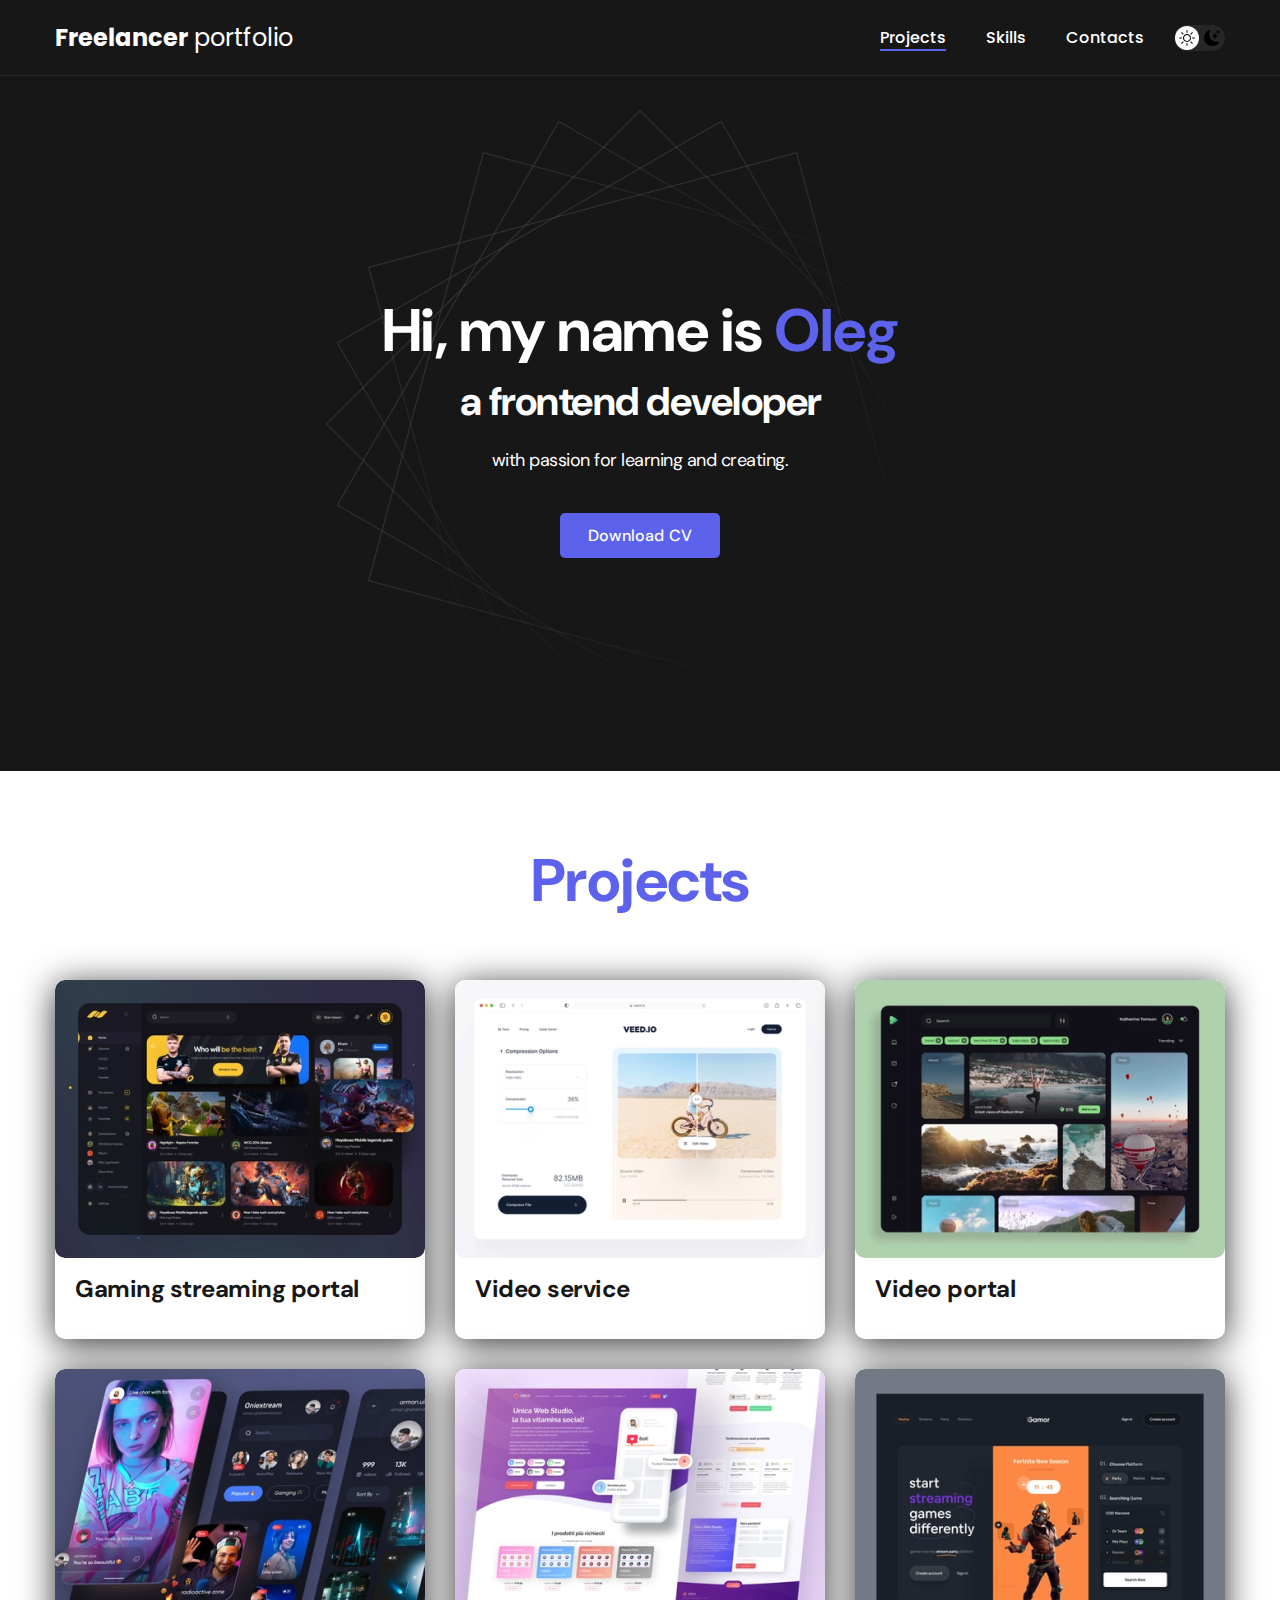
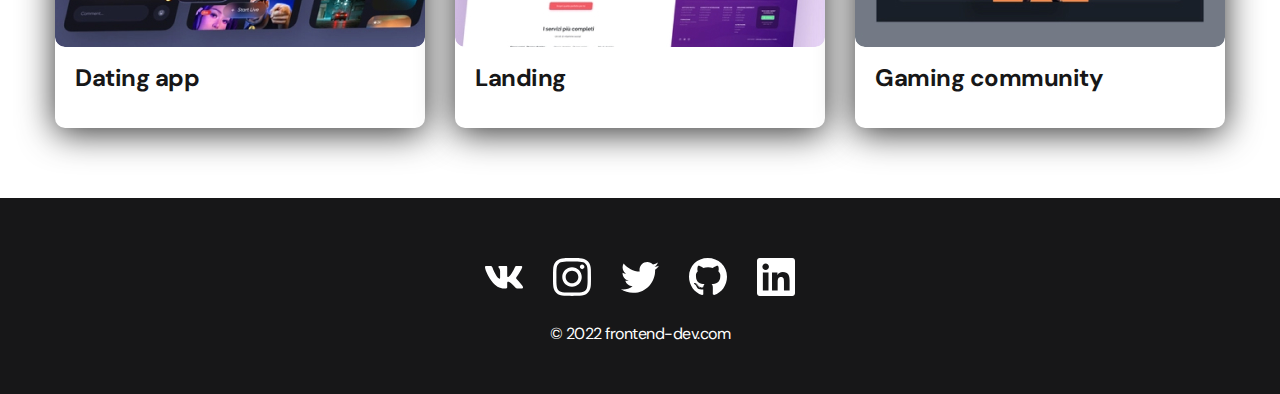
<file: index.html>
<!DOCTYPE html>
<html lang="en">
  <head>
    <meta charset="UTF-8" />
    <meta http-equiv="X-UA-Compatible" content="IE=edge" />
    <meta name="viewport" content="width=device-width, initial-scale=1.0" />
    <title>Freelancer portfolio</title>

    <link rel="stylesheet" href="css/main.css" />
  </head>

  <body>
    <nav class="nav">
      <div class="container">
        <div class="nav-row">
          <a href="index.html" class="logo"><strong>Freelancer</strong> portfolio</a>

          <button class="dark-mode-btn">
            <img src="img/icons/sun.svg" alt="Light mode" class="dark-mode-btn__icon" />
            <img src="img/icons/moon.svg" alt="Dark mode" class="dark-mode-btn__icon" />
          </button>

          <ul class="nav-list">
            <li class="nav-list__item">
              <a href="index.html" class="nav-list__link nav-list__link--active">Projects</a>
            </li>
            <li class="nav-list__item">
              <a href="skils.html" class="nav-list__link">Skills</a>
            </li>
            <li class="nav-list__item">
              <a href="contacts.html" class="nav-list__link">Contacts</a>
            </li>
          </ul>
        </div>
      </div>
    </nav>

    <header class="header">
      <div class="header__wrapper">
        <h1 class="header__title">
          <strong>Hi, my name is <em>Oleg</em></strong
          ><br />
          a frontend developer
        </h1>
        <div class="header__text">
          <p>with passion for learning and creating.</p>
        </div>
        <a href="#!" class="btn">Download CV</a>
      </div>
    </header>

    <main class="section">
      <div class="container">
        <h1 class="title-1">Projects</h1>

        <ul class="projects">
          <a href="project-page.html" class="href">
            <li class="project">
              <img src="img/projects/min/01.jpg" alt="Project img" class="project__img" />
              <h3 class="project__title">Gaming streaming portal</h3>
            </li>
          </a>
          <a href="project-page.html" class="href">
            <li class="project">
              <img src="img/projects/min/02.jpg" alt="Project img" class="project__img" />
              <h3 class="project__title">Video service</h3>
            </li>
          </a>
          <a href="project-page.html" class="href">
            <li class="project">
              <img src="img/projects/min/03.jpg" alt="Project img" class="project__img" />
              <h3 class="project__title">Video portal</h3>
            </li>
          </a>
          <a href="project-page.html" class="href">
            <li class="project">
              <img src="img/projects/min/04.jpg" alt="Project img" class="project__img" />
              <h3 class="project__title">Dating app</h3>
            </li>
          </a>
          <a href="project-page.html" class="href">
            <li class="project">
              <img src="img/projects/min/05.jpg" alt="Project img" class="project__img" />
              <h3 class="project__title">Landing</h3>
            </li>
          </a>
          <a href="project-page.html" class="href">
            <li class="project">
              <img src="img/projects/min/06.jpg" alt="Project img" class="project__img" />
              <h3 class="project__title">Gaming community</h3>
            </li>
          </a>
        </ul>
      </div>
    </main>

    <footer class="footer">
      <div class="container">
        <div class="footer__wrapper">
          <ul class="social">
            <li class="social__item">
              <a href="#!"><img src="img/icons/vk.svg" alt="vk" /></a>
            </li>
            <li class="social__item">
              <a href="#!"><img src="img/icons/instagram.svg" alt="instagram" /></a>
            </li>
            <li class="social__item">
              <a href="#!"><img src="img/icons/twitter.svg" alt="twitter" /></a>
            </li>
            <li class="social__item">
              <a href="#!"><img src="img/icons/gitHub.svg" alt="gitHub" /></a>
            </li>
            <li class="social__item">
              <a href="#!"><img src="img/icons/linkedIn.svg" alt="linkedIn" /></a>
            </li>
          </ul>
          <div class="copyright">
            <p>© 2022 frontend-dev.com</p>
          </div>
        </div>
      </div>
    </footer>
    <script src="js/main.js"></script>
  </body>
</html>
</file>
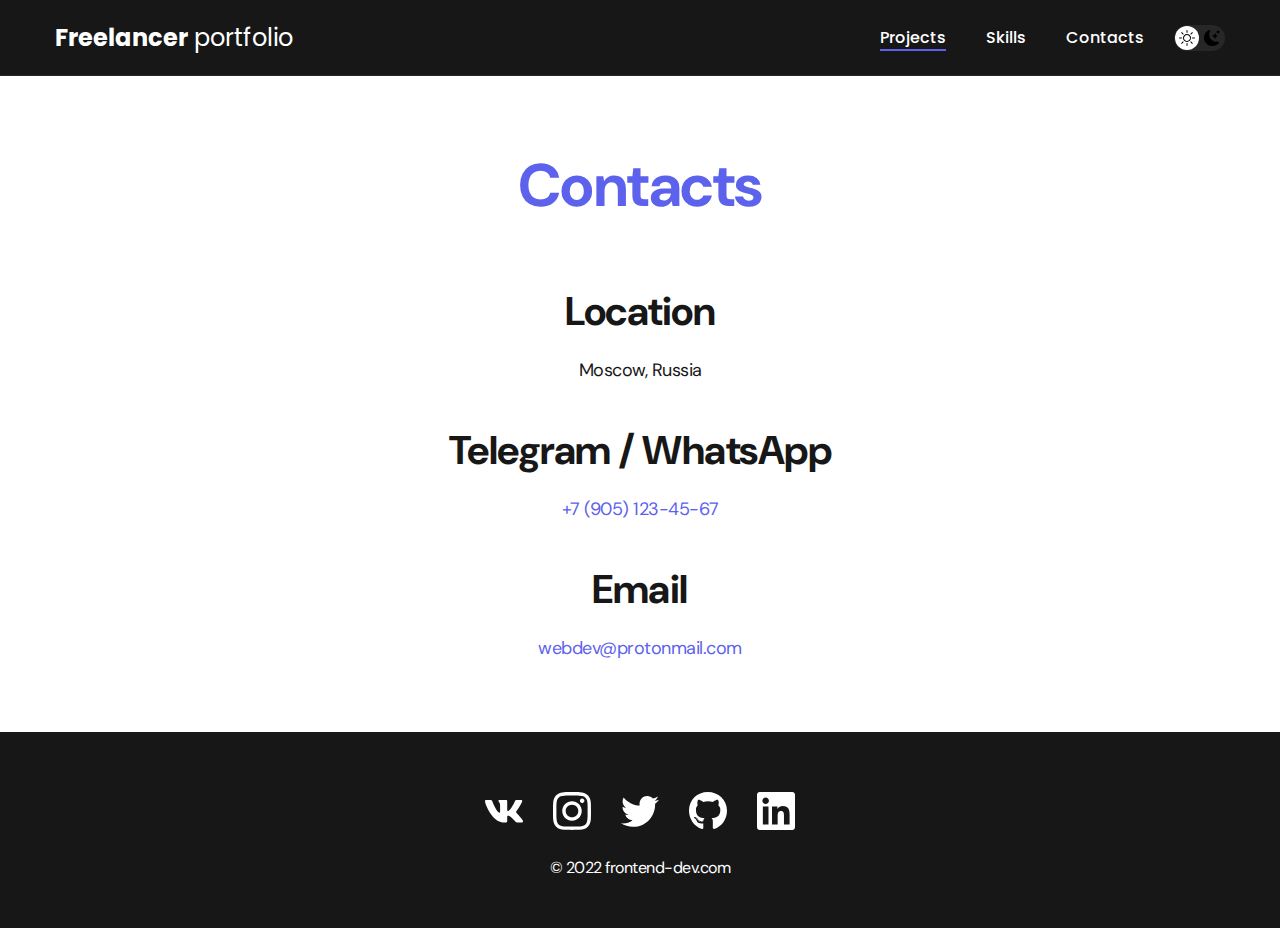
<file: contacts.html>
<!DOCTYPE html>
<html lang="en">
  <head>
    <meta charset="UTF-8" />
    <meta http-equiv="X-UA-Compatible" content="IE=edge" />
    <meta name="viewport" content="width=device-width, initial-scale=1.0" />
    <title>Freelancer portfolio</title>

    <link rel="stylesheet" href="css/main.css" />
  </head>

  <body>
    <nav class="nav">
      <div class="container">
        <div class="nav-row">
          <a href="index.html" class="logo"><strong>Freelancer</strong> portfolio</a>

          <button class="dark-mode-btn">
            <img src="img/icons/sun.svg" alt="Light mode" class="dark-mode-btn__icon" />
            <img src="img/icons/moon.svg" alt="Dark mode" class="dark-mode-btn__icon" />
          </button>

          <ul class="nav-list">
            <li class="nav-list__item">
              <a href="index.html" class="nav-list__link nav-list__link--active">Projects</a>
            </li>
            <li class="nav-list__item">
              <a href="skils.html" class="nav-list__link">Skills</a>
            </li>
            <li class="nav-list__item">
              <a href="contacts.html" class="nav-list__link">Contacts</a>
            </li>
          </ul>
        </div>
      </div>
    </nav>

    <main class="section">
      <div class="container">
        <h1 class="title-1">Contacts</h1>
        <ul class="content-list">
          <li class="content-list__item">
            <h2 class="title-2">Location</h2>
            <p>Moscow, Russia</p>
          </li>
          <li class="content-list__item">
            <h2 class="title-2">Telegram / WhatsApp</h2>
            <p><a href="tel:+7 (905) 123-45-67">+7 (905) 123-45-67</a></p>
          </li>
          <li class="content-list__item">
            <h2 class="title-2">Email</h2>
            <p><a href="mailto:webdev@protonmail.com">webdev@protonmail.com</a></p>
          </li>
        </ul>
      </div>
    </main>

    <footer class="footer">
      <div class="container">
        <div class="footer__wrapper">
          <ul class="social">
            <li class="social__item">
              <a href="#!"><img src="img/icons/vk.svg" alt="vk" /></a>
            </li>
            <li class="social__item">
              <a href="#!"><img src="img/icons/instagram.svg" alt="instagram" /></a>
            </li>
            <li class="social__item">
              <a href="#!"><img src="img/icons/twitter.svg" alt="twitter" /></a>
            </li>
            <li class="social__item">
              <a href="#!"><img src="img/icons/gitHub.svg" alt="gitHub" /></a>
            </li>
            <li class="social__item">
              <a href="#!"><img src="img/icons/linkedIn.svg" alt="linkedIn" /></a>
            </li>
          </ul>
          <div class="copyright">
            <p>© 2022 frontend-dev.com</p>
          </div>
        </div>
      </div>
    </footer>
    <script src="js/main.js"></script>
  </body>
</html>
</file>
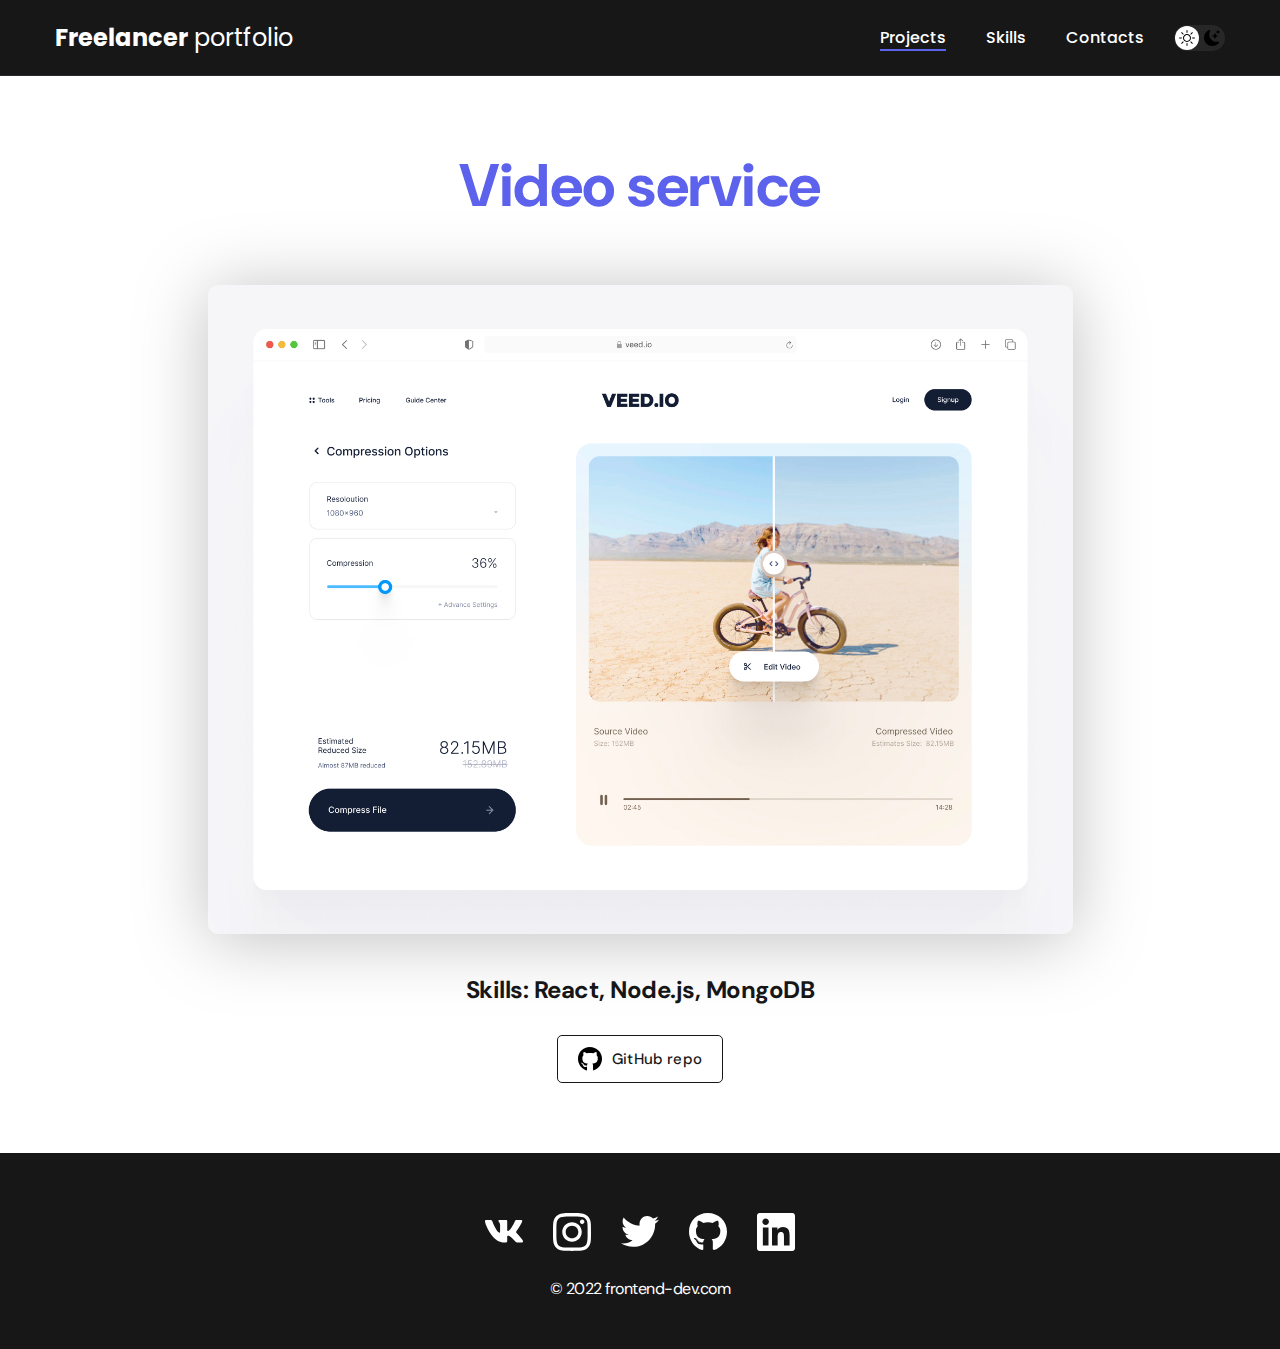
<file: project-page.html>
<!DOCTYPE html>
<html lang="en">
  <head>
    <meta charset="UTF-8" />
    <meta http-equiv="X-UA-Compatible" content="IE=edge" />
    <meta name="viewport" content="width=device-width, initial-scale=1.0" />
    <title>Freelancer portfolio</title>

    <link rel="stylesheet" href="css/main.css" />
  </head>

  <body>
    <nav class="nav">
      <div class="container">
        <div class="nav-row">
          <a href="index.html" class="logo"><strong>Freelancer</strong> portfolio</a>

          <button class="dark-mode-btn">
            <img src="img/icons/sun.svg" alt="Light mode" class="dark-mode-btn__icon" />
            <img src="img/icons/moon.svg" alt="Dark mode" class="dark-mode-btn__icon" />
          </button>

          <ul class="nav-list">
            <li class="nav-list__item">
              <a href="index.html" class="nav-list__link nav-list__link--active">Projects</a>
            </li>
            <li class="nav-list__item">
              <a href="skils.html" class="nav-list__link">Skills</a>
            </li>
            <li class="nav-list__item">
              <a href="contacts.html" class="nav-list__link">Contacts</a>
            </li>
          </ul>
        </div>
      </div>
    </nav>

    <main class="section">
      <div class="container">
        <div class="project-details">
          <h1 class="title-1">Video service</h1>
          <img src="img/projects/big/02-big.jpg" alt="" class="project-details__img" />
          <div class="project-details__desc">
            <p>Skills: React, Node.js, MongoDB</p>
          </div>
          <a href="#!" class="btn-outline">
            <img src="img/icons/gitHub-black.svg" alt="github image" />
            GitHub repo
          </a>
        </div>
      </div>
    </main>

    <footer class="footer">
      <div class="container">
        <div class="footer__wrapper">
          <ul class="social">
            <li class="social__item">
              <a href="#!"><img src="img/icons/vk.svg" alt="vk" /></a>
            </li>
            <li class="social__item">
              <a href="#!"><img src="img/icons/instagram.svg" alt="instagram" /></a>
            </li>
            <li class="social__item">
              <a href="#!"><img src="img/icons/twitter.svg" alt="twitter" /></a>
            </li>
            <li class="social__item">
              <a href="#!"><img src="img/icons/gitHub.svg" alt="gitHub" /></a>
            </li>
            <li class="social__item">
              <a href="#!"><img src="img/icons/linkedIn.svg" alt="linkedIn" /></a>
            </li>
          </ul>
          <div class="copyright">
            <p>© 2022 frontend-dev.com</p>
          </div>
        </div>
      </div>
    </footer>
    <script src="js/main.js"></script>
  </body>
</html>
</file>
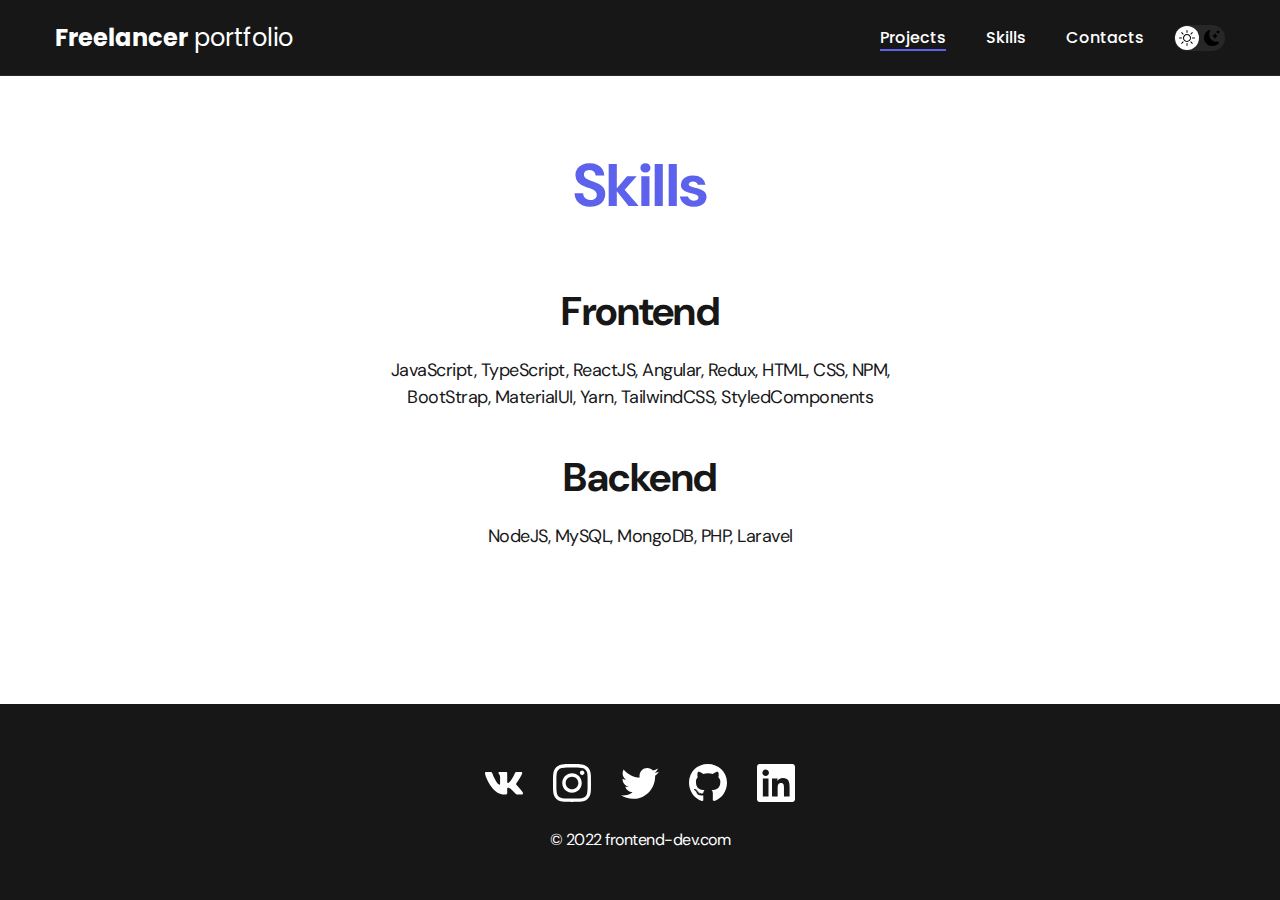
<file: skils.html>
<!DOCTYPE html>
<html lang="en">
  <head>
    <meta charset="UTF-8" />
    <meta http-equiv="X-UA-Compatible" content="IE=edge" />
    <meta name="viewport" content="width=device-width, initial-scale=1.0" />
    <title>Freelancer portfolio</title>

    <link rel="stylesheet" href="css/main.css" />
  </head>

  <body>
    <nav class="nav">
      <div class="container">
        <div class="nav-row">
          <a href="index.html" class="logo"><strong>Freelancer</strong> portfolio</a>

          <button class="dark-mode-btn">
            <img src="img/icons/sun.svg" alt="Light mode" class="dark-mode-btn__icon" />
            <img src="img/icons/moon.svg" alt="Dark mode" class="dark-mode-btn__icon" />
          </button>

          <ul class="nav-list">
            <li class="nav-list__item">
              <a href="index.html" class="nav-list__link nav-list__link--active">Projects</a>
            </li>
            <li class="nav-list__item">
              <a href="skils.html" class="nav-list__link">Skills</a>
            </li>
            <li class="nav-list__item">
              <a href="contacts.html" class="nav-list__link">Contacts</a>
            </li>
          </ul>
        </div>
      </div>
    </nav>

    <main class="section">
      <div class="container">
        <h1 class="title-1">Skills</h1>
        <ul class="content-list">
          <li class="content-list__item">
            <h2 class="title-2">Frontend</h2>
            <p>
              JavaScript, TypeScript, ReactJS, Angular, Redux, HTML, CSS, NPM, BootStrap,
              MaterialUI, Yarn, TailwindCSS, StyledComponents
            </p>
          </li>
          <li class="content-list__item">
            <h2 class="title-2">Backend</h2>
            <p>NodeJS, MySQL, MongoDB, PHP, Laravel</p>
          </li>
        </ul>
      </div>
    </main>

    <footer class="footer">
      <div class="container">
        <div class="footer__wrapper">
          <ul class="social">
            <li class="social__item">
              <a href="#!"><img src="img/icons/vk.svg" alt="vk" /></a>
            </li>
            <li class="social__item">
              <a href="#!"><img src="img/icons/instagram.svg" alt="instagram" /></a>
            </li>
            <li class="social__item">
              <a href="#!"><img src="img/icons/twitter.svg" alt="twitter" /></a>
            </li>
            <li class="social__item">
              <a href="#!"><img src="img/icons/gitHub.svg" alt="gitHub" /></a>
            </li>
            <li class="social__item">
              <a href="#!"><img src="img/icons/linkedIn.svg" alt="linkedIn" /></a>
            </li>
          </ul>
          <div class="copyright">
            <p>© 2022 frontend-dev.com</p>
          </div>
        </div>
      </div>
    </footer>
    <script src="js/main.js"></script>
  </body>
</html>
</file>
<file: css/main.css>
@import url(https://fonts.googleapis.com/css?family=DM+Sans:regular,500,700);
@import url(https://fonts.googleapis.com/css?family=Poppins:regular,500,700);
@import './reset.css';

:root {
  --black: #171718;
  --black-border: #26292d;
  --purple: #5c62ec;
  --white: #fff;

  /* Light mode */
  --page-bg: var(--white);
  --text-color: var(--black);
  --title-1: var(--purple);
  --project-card-bg: var(--white);
  --project-card-text: var(--black);
  --box-shadow: 0px 5px 35px rgba(0, 0, 0, 0.25);
}

/* Dark mode */

.dark {
  --page-bg: #252526;
  --text-color: var(--white);
  --title-1: var(--white);
  --project-card-bg: var(--black);
  --project-card-text: var(--white);
  --box-shadow: 0px 5px 35px rgba(0, 0, 0, 0.8);
}

html,
body {
  display: flex;
  flex-direction: column;
  min-height: 100vh;
  font-family: 'DM Sans', sans-serif;
  letter-spacing: -0.5px;

  /* По умолчанию Light Mode */
  background-color: var(--page-bg);
  color: var(--text-color);
}

.container {
  max-width: 1200px;
  margin: 0 auto;
  padding: 0 15px;
}

/* ========= NAV ========== */

.nav {
  background-color: var(--black);
  border-bottom: 1px solid var(--black-border);
  color: var(--white);
  padding: 20px 0;
  letter-spacing: normal;
}

.nav-row {
  display: flex;
  justify-content: flex-end;
  align-items: center;
  column-gap: 30px;
  row-gap: 20px;
  flex-wrap: wrap;
}

.logo {
  margin-right: auto;
  color: inherit;
  font-size: 24px;
  font-family: 'Poppins', sans-serif;
}

.logo strong {
  font-weight: 700;
}

.nav-list {
  display: flex;
  align-items: center;
  column-gap: 40px;
  font-size: 16px;
  font-weight: 500;
  font-family: 'Poppins', sans-serif;
}

.nav-list__link {
  color: inherit;
  transition: opacity 0.2s ease-in;
}

.nav-list__link:hover {
  opacity: 0.8;
}

.nav-list__link--active {
  position: relative;
}

.nav-list__link--active::before {
  position: absolute;
  left: 0;
  top: 100%;
  content: '';
  display: block;
  width: 100%;
  height: 2px;
  background-color: var(--purple);
}

/* ========= DARK MODE BUTTON ========== */

.dark-mode-btn {
  order: 9;
  position: relative;
  display: flex;
  justify-content: space-between;
  width: 51px;
  height: 26px;
  background-color: #272727;
  border-radius: 50px;
  padding: 5px;
}

.dark-mode-btn::before {
  content: '';
  position: absolute;
  top: 1px;
  left: 1px;
  display: block;
  width: 24px;
  height: 24px;
  border-radius: 50%;
  background-color: #fff;
  transition: left 0.2s ease-in;
}

.dark-mode-btn--active::before {
  left: 26px;
}

.dark-mode-btn__icon {
  position: relative;
  z-index: 9;
}

/* ========= HEADER ========== */

.header {
  background-color: var(--black);
  color: var(--white);
  min-height: 695px;
  padding: 40px 0;
  display: flex;
  justify-content: center;
  align-items: center;
  text-align: center;

  background-image: url(/img/header-bg.png);
  background-repeat: no-repeat;
  background-size: auto;
  background-position: center;
}

.header__wrapper {
  max-width: 660px;
  padding: 0 15px;
}

.header__title {
  font-size: 40px;
  font-weight: 700;
  line-height: 1.4;
  margin-bottom: 20px;
}

.header__title strong {
  font-size: 60px;
  font-weight: 700;
}

.header__title em {
  color: var(--purple);
  font-style: normal;
}

.header__text {
  font-size: 18px;
  line-height: 1.3;
  margin-bottom: 40px;
}

.btn {
  display: inline-block;
  background-color: var(--purple);
  padding: 12px 28px;
  color: inherit;
  font-size: 16px;
  font-weight: 500;
  letter-spacing: 0.15px;
  border-radius: 5px;
  transition: opacity 0.2s ease-in;
}

.btn:hover {
  opacity: 0.8;
}

.btn:active {
  position: relative;
  top: 1px;
}

/* ========= GENERAL ========== */

.section {
  padding: 70px 0;
}

.title-1 {
  margin-bottom: 60px;
  font-size: 60px;
  font-weight: 700;
  color: var(--title-1);
  text-align: center;
}

/* ========= MAIN ========== */

.projects {
  display: flex;
  flex-wrap: wrap;
  column-gap: 30px;
  row-gap: 30px;
  justify-content: center;
}

.project {
  max-width: 370px;
  border-radius: 10px;
  background-color: var(--project-card-bg);
  box-shadow: 0px 5px 35px rgba(0, 0, 0, 0.8);
}

.project__img {
  border-radius: 10px;
}

.project__title {
  padding: 15px 20px 35px;
  font-size: 24px;
  font-weight: 700;
  line-height: 1.3;
  color: var(--project-card-text);
  transition: color 0.2s ease-in;
}

.project__title:hover {
  color: var(--purple);
  opacity: 0.8;
}

/* ========= PROJECT PAGE ========== */

.project-details {
  max-width: 865px;
  margin: 0 auto;
  display: flex;
  flex-direction: column;
  align-items: center;
  text-align: center;
}

.project-details__img {
  max-width: 100%;
  margin-bottom: 40px;
  filter: drop-shadow(0px 5px 35px rgba(0, 0, 0, 0.25));
  border-radius: 10px;
}

.project-details__desc {
  color: var(--text-color);
  font-size: 24px;
  font-weight: 700;
  line-height: 1.3;
  letter-spacing: -0.5px;
  margin-bottom: 30px;
}

.btn-outline {
  display: flex;
  column-gap: 10px;
  align-items: center;
  font-size: 15px;
  font-weight: 500;
  letter-spacing: 0.15px;
  height: 48px;
  padding: 12px 20px;
  border-radius: 5px;
  border: 1px solid var(--black);
  color: var(--black);
  background-color: var(--white);
}

.btn-outline:hover {
  opacity: 0.8;
}

.btn-outline:active {
  position: relative;
  top: 1px;
}

/* ========= SKILLS PAGE ========== */

.content-list {
  max-width: 570px;
  margin: 0 auto;
  display: flex;
  flex-direction: column;
  align-items: center;
  text-align: center;
  row-gap: 40px;
}

.content-list a {
  color: var(--purple);
}

.content-list__item {
  font-size: 18px;
  font-weight: 400;
  line-height: 1.5;
  letter-spacing: -0.5px;
}

.title-2 {
  font-size: 40px;
  font-weight: 700;
  line-height: 1.3;
  letter-spacing: -0.5px;
  margin-bottom: 20px;
}

/* ========= FOOTER ========== */

.footer {
  background-color: var(--black);
  padding: 60px 0 50px;
  color: var(--white);
  margin-top: auto;
}

.footer__wrapper {
  display: flex;
  flex-direction: column;
  align-items: center;
  row-gap: 27px;
}

.social {
  display: flex;
  column-gap: 30px;
  align-items: center;
}

.copyright {
  font-size: 16px;
}

@media (max-width: 620px) {
  /* Nav */

  .nav-row {
    justify-content: space-between;
  }

  /* Dark btn */

  .dark-mode-btn {
    order: 0;
  }

  /* Header */

  .header {
    min-height: unset;
  }

  .header__title {
    font-size: 30px;
  }

  .header__title strong {
    font-size: 40px;
  }

  /* General */

  .section {
    padding: 40px;
  }

  .title-1 {
    margin-bottom: 30px;
    font-size: 40px;
  }

  .title-2 {
    margin-bottom: 10px;
    font-size: 30px;
  }

  /* Projects */

  .project__title {
    font-size: 22px;
  }

  /* Project page */

  .project-details__desc {
    margin-bottom: 20px;
    font-size: 22px;
  }

  /* Content */

  .content-list {
    row-gap: 20px;
  }

  .content-list__item {
    font-size: 16px;
  }

  /* Footer */

  .footer {
    padding: 40px 0 30px;
  }

  .footer__wrapper {
    row-gap: 20px;
  }

  /* Social */

  .social {
    column-gap: 20px;
  }

  .social__item {
    width: 28px;
  }
}
</file>
